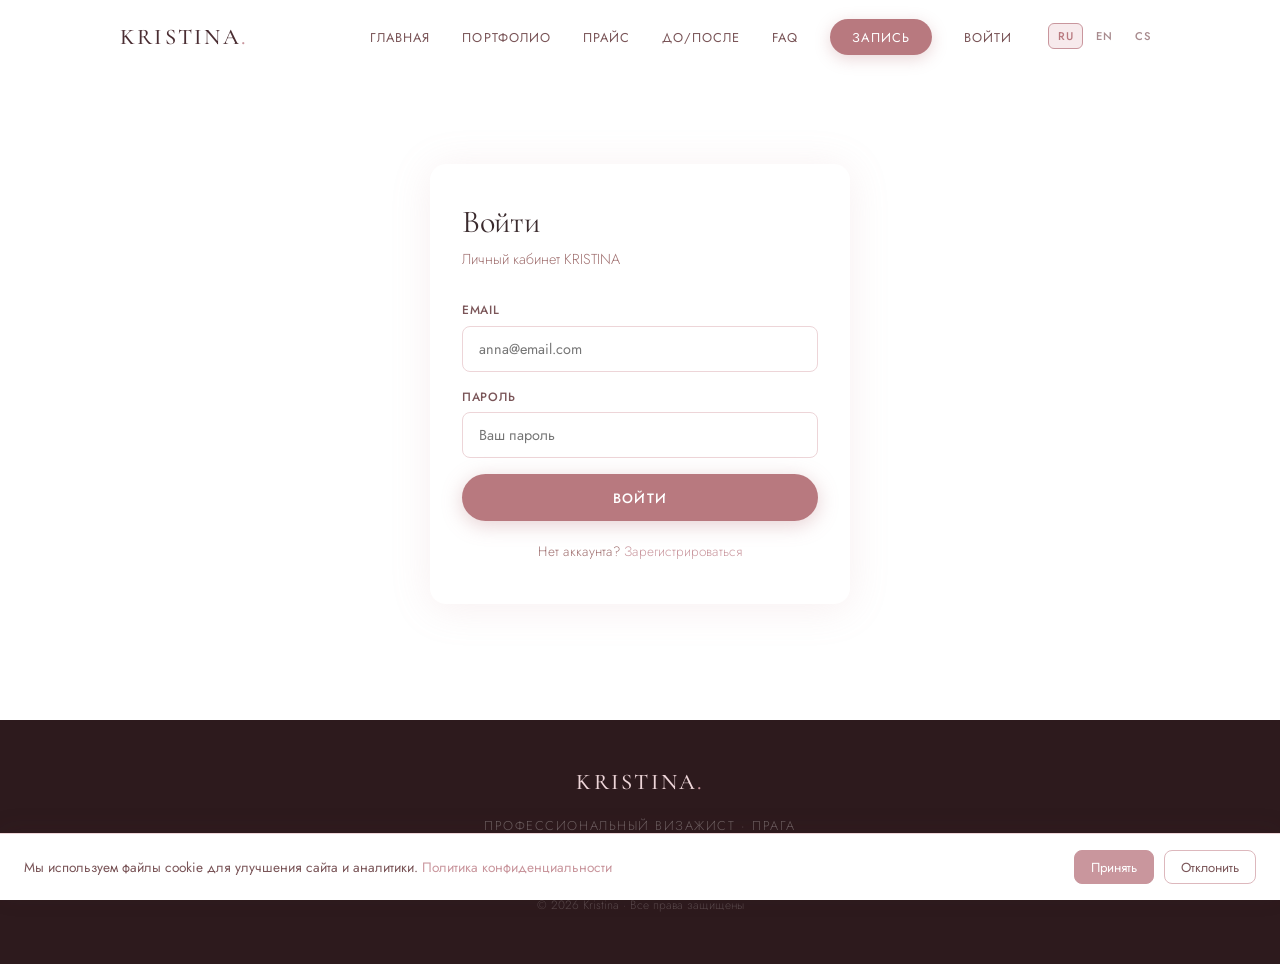
<file: templates/login.html>
<!DOCTYPE html>
<html lang="ru">
<head>
  <meta charset="UTF-8"/>
  <meta name="viewport" content="width=device-width,initial-scale=1.0"/>
  <title>Войти — KRISTINA</title>
  <link rel="preconnect" href="https://fonts.googleapis.com"/>
  <link rel="preconnect" href="https://fonts.gstatic.com" crossorigin/>
  <link href="https://fonts.googleapis.com/css2?family=Cormorant+Garamond:ital,wght@0,300;0,400;0,500;0,600;1,300;1,400&family=Jost:wght@300;400;500&display=swap" rel="stylesheet"/>
  <link rel="stylesheet" href="/static/style.css"/>
</head>
<body>

<nav id="nav">
  <div class="nav-inner">
    <a class="logo" href="/">KRISTINA<span>.</span></a>
    <button class="burger" id="burger" aria-label="Menu">
      <span></span><span></span><span></span>
    </button>
    <ul class="nav-links" id="navLinks">
      <li><a href="/" data-i18n="nav_home">Главная</a></li>
      <li><a href="/portfolio" data-i18n="nav_portfolio">Портфолио</a></li>
      <li><a href="/prices" data-i18n="nav_prices">Прайс</a></li>
      <li><a href="/before-after" data-i18n="nav_ba">До/После</a></li>
      <li><a href="/faq">FAQ</a></li>
      <li><a href="/booking" class="nav-cta" data-i18n="nav_booking">Запись</a></li>
      <li><a href="/login" class="active" data-i18n="nav_login">Войти</a></li>
      <li>
        <div class="lang-switch">
          <button class="lang-btn" data-lang="ru">RU</button>
          <button class="lang-btn" data-lang="en">EN</button>
          <button class="lang-btn" data-lang="cs">CS</button>
        </div>
      </li>
    </ul>
  </div>
</nav>

<section style="min-height:80vh;display:flex;align-items:center;justify-content:center;padding:6rem 1rem 3rem;">
  <div style="width:100%;max-width:420px;">

    <div id="loginBlock">
      <form id="loginForm" style="background:#fff;border-radius:16px;box-shadow:0 4px 40px rgba(201,150,157,.15);padding:2.5rem 2rem;">
        <h2 style="font-family:'Cormorant Garamond',serif;font-size:2rem;font-weight:400;margin:0 0 .4rem;color:#3a2a2d;" data-i18n="login_title">Войти</h2>
        <p style="color:#a07070;font-size:.9rem;margin:0 0 1.8rem;" data-i18n="login_subtitle">Личный кабинет KRISTINA</p>
        <div class="form-group">
          <label>Email</label>
          <input type="email" id="loginEmail" placeholder="anna@email.com" required/>
        </div>
        <div class="form-group">
          <label data-i18n="login_pass_label">Пароль</label>
          <input type="password" id="loginPass" placeholder="Ваш пароль" data-i18n-ph="ph_login_pass" required/>
        </div>
        <p class="form-error" id="loginError" style="display:none;color:#B8797F;font-size:.85rem;margin-bottom:.75rem;"></p>
        <button type="submit" class="btn btn-primary btn-full" data-i18n="login_btn">Войти</button>
        <p style="text-align:center;margin-top:1.2rem;font-size:.85rem;color:#a07070;">
          <span data-i18n="login_no_account">Нет аккаунта?</span> <a href="/#register" style="color:#C9969D;text-decoration:none;" data-i18n="login_register_link">Зарегистрироваться</a>
        </p>
      </form>
    </div>

  </div>
</section>

<footer>
  <div class="container footer-inner">
    <a class="logo" href="/">KRISTINA<span>.</span></a>
    <p class="footer-tagline" data-i18n="footer_tagline">Профессиональный визажист · Прага</p>
    <nav class="footer-nav">
      <a href="/" data-i18n="footer_nav_home">Главная</a>
      <a href="/portfolio" data-i18n="footer_nav_portfolio">Портфолио</a>
      <a href="/prices" data-i18n="footer_nav_prices">Прайс</a>
      <a href="/booking" data-i18n="footer_nav_booking">Запись</a>
      <a href="/privacy" data-i18n="footer_nav_privacy">Конфиденциальность</a>
    </nav>
    <p class="footer-copy" data-i18n="footer_copy">© 2026 Kristina · Все права защищены</p>
  </div>
</footer>

<script src="/static/lang.js"></script>
<script src="/static/script.js"></script>
<script>
  document.getElementById('loginForm').addEventListener('submit', async function(e) {
    e.preventDefault();
    const errEl = document.getElementById('loginError');
    errEl.style.display = 'none';
    const res = await fetch('/api/login', {
      method: 'POST',
      headers: {'Content-Type': 'application/json'},
      body: JSON.stringify({
        email: document.getElementById('loginEmail').value,
        password: document.getElementById('loginPass').value
      })
    });
    const data = await res.json();
    if (data.ok) {
      window.location.href = data.is_admin ? '/admin' : '/cabinet';
    } else {
      errEl.textContent = t('login_error_msg');
      errEl.style.display = 'block';
    }
  });
</script>
</body>
</html>
</file>
<file: static/style.css>
/* =============================================
   TOKENS — restrained tenderness palette
   ============================================= */
:root {
  --blush-50:   #FDF6F7;
  --blush-100:  #F7EAEC;
  --blush-200:  #EDD5D8;
  --blush-300:  #DDB8BD;
  --rose-400:   #C9969D;
  --rose-500:   #B8797F;
  --mauve-600:  #8B5E66;
  --mauve-700:  #6B4249;
  --wine-800:   #4A2D32;
  --wine-900:   #2D1A1D;
  --gold:       #C9A86C;
  --gold-light: #E8D5B0;
  --white:      #FFFFFF;
  --text:       #3D2427;
  --text-soft:  #7A5558;
  --text-muted: #A88B8E;

  --ff-serif: 'Cormorant Garamond', Georgia, serif;
  --ff-sans:  'Jost', system-ui, sans-serif;

  --radius-sm: 8px;
  --radius-md: 16px;
  --radius-lg: 24px;
  --radius-xl: 40px;

  --shadow-soft: 0 4px 24px rgba(77, 40, 46, .08);
  --shadow-card: 0 8px 40px rgba(77, 40, 46, .12);

  --transition: 0.3s cubic-bezier(.4,0,.2,1);
}

/* =============================================
   RESET & BASE
   ============================================= */
*, *::before, *::after { box-sizing: border-box; margin: 0; padding: 0; }
html { scroll-behavior: smooth; font-size: 16px; }
body {
  font-family: var(--ff-sans);
  color: var(--text);
  background: var(--white);
  -webkit-font-smoothing: antialiased;
  overflow-x: hidden;
}
img { display: block; max-width: 100%; }
a { text-decoration: none; color: inherit; }
ul { list-style: none; }
button { cursor: pointer; border: none; background: none; font-family: inherit; }
input, textarea, select {
  font-family: var(--ff-sans);
  font-size: 1rem;
}

/* =============================================
   LAYOUT
   ============================================= */
.container {
  max-width: 1160px;
  margin-inline: auto;
  padding-inline: clamp(20px, 5vw, 60px);
}

/* =============================================
   TYPOGRAPHY
   ============================================= */
h1, h2, h3 { font-family: var(--ff-serif); font-weight: 400; line-height: 1.15; }
h1 { font-size: clamp(3rem, 8vw, 6rem); letter-spacing: -.01em; }
h2 { font-size: clamp(2rem, 4vw, 3rem); letter-spacing: -.01em; }
h3 { font-size: 1.35rem; }
em { font-style: italic; color: var(--rose-400); }

p { line-height: 1.75; color: var(--text-soft); font-weight: 300; }

.section-label {
  display: inline-block;
  font-size: .7rem;
  font-weight: 500;
  letter-spacing: .2em;
  text-transform: uppercase;
  color: var(--rose-400);
  margin-bottom: 1rem;
}
.section-header { text-align: center; margin-bottom: 3.5rem; }
.section-header h2 { margin-bottom: 1rem; }
.section-desc { max-width: 560px; margin-inline: auto; }

/* =============================================
   BUTTONS
   ============================================= */
.btn {
  display: inline-flex;
  align-items: center;
  gap: .5rem;
  padding: .85rem 2rem;
  border-radius: 100px;
  font-family: var(--ff-sans);
  font-size: .85rem;
  font-weight: 500;
  letter-spacing: .08em;
  text-transform: uppercase;
  transition: all var(--transition);
  white-space: nowrap;
}
.btn-primary {
  background: var(--rose-500);
  color: var(--white);
  box-shadow: 0 4px 20px rgba(184,121,127,.35);
}
.btn-primary:hover {
  background: var(--mauve-600);
  box-shadow: 0 6px 28px rgba(139,94,102,.4);
  transform: translateY(-2px);
}
.btn-primary-light {
  background: var(--white);
  color: var(--mauve-700);
  box-shadow: 0 4px 20px rgba(255,255,255,.3);
}
.btn-primary-light:hover {
  background: var(--blush-100);
  transform: translateY(-2px);
}
.btn-ghost {
  background: transparent;
  color: var(--white);
  border: 1px solid rgba(255,255,255,.5);
}
.btn-ghost:hover {
  background: rgba(255,255,255,.12);
  border-color: var(--white);
}
.btn-outline {
  background: transparent;
  color: var(--rose-500);
  border: 1.5px solid var(--rose-400);
}
.btn-outline:hover {
  background: var(--rose-500);
  color: var(--white);
  border-color: var(--rose-500);
  transform: translateY(-2px);
}
.btn-full { width: 100%; justify-content: center; }

/* =============================================
   NAV
   ============================================= */
#nav {
  position: fixed;
  inset-block-start: 0;
  width: 100%;
  z-index: 100;
  transition: background var(--transition), box-shadow var(--transition);
}
#nav.scrolled {
  background: rgba(255,246,247,.92);
  backdrop-filter: blur(12px);
  box-shadow: 0 2px 20px rgba(77,40,46,.08);
}
.nav-inner {
  max-width: 1160px;
  margin-inline: auto;
  padding-inline: clamp(20px, 5vw, 60px);
  height: 72px;
  display: flex;
  align-items: center;
  justify-content: space-between;
  gap: 2rem;
}
.logo {
  font-family: var(--ff-serif);
  font-size: 1.4rem;
  font-weight: 500;
  letter-spacing: .1em;
  color: var(--wine-800);
}
.logo span { color: var(--rose-400); }
.nav-links {
  display: flex;
  align-items: center;
  gap: 2rem;
}
.nav-links a {
  font-size: .8rem;
  font-weight: 400;
  letter-spacing: .08em;
  text-transform: uppercase;
  color: var(--text-soft);
  transition: color var(--transition);
}
.nav-links a:hover { color: var(--rose-500); }
.nav-cta {
  background: var(--rose-500) !important;
  color: var(--white) !important;
  padding: .55rem 1.4rem;
  border-radius: 100px;
  box-shadow: 0 4px 16px rgba(184,121,127,.3);
}
.nav-cta:hover { background: var(--mauve-600) !important; }
.burger {
  display: none;
  flex-direction: column;
  gap: 5px;
  padding: 6px;
}
.burger span {
  display: block;
  width: 22px;
  height: 1.5px;
  background: var(--wine-800);
  border-radius: 2px;
  transition: all var(--transition);
}

/* =============================================
   HERO
   ============================================= */
#hero {
  position: relative;
  min-height: 100dvh;
  display: flex;
  align-items: center;
  overflow: hidden;
}
.hero-bg {
  position: absolute;
  inset: 0;
  background:
    radial-gradient(ellipse 80% 60% at 70% 50%, #D4A8B0 0%, transparent 60%),
    radial-gradient(ellipse 60% 80% at 10% 80%, #C9969D30 0%, transparent 50%),
    linear-gradient(135deg, #2D1A1D 0%, #4A2D32 40%, #7A4550 100%);
  z-index: 0;
}
.hero-bg::after {
  content: '';
  position: absolute;
  inset: 0;
  background: url("data:image/svg+xml,%3Csvg width='60' height='60' xmlns='http://www.w3.org/2000/svg'%3E%3Ccircle cx='30' cy='30' r='.8' fill='%23ffffff08'/%3E%3C/svg%3E");
}
.hero-content {
  position: relative;
  z-index: 1;
  max-width: 1160px;
  margin-inline: auto;
  padding-inline: clamp(20px, 5vw, 60px);
  padding-block: 120px 80px;
}
.hero-eyebrow {
  font-size: .75rem;
  font-weight: 400;
  letter-spacing: .25em;
  text-transform: uppercase;
  color: var(--gold-light);
  margin-bottom: 1.5rem;
}
.hero-content h1 {
  color: var(--white);
  margin-bottom: 1.5rem;
  max-width: 640px;
}
.hero-content h1 em { color: var(--rose-300, #DDB8BD); }
.hero-sub {
  color: rgba(255,255,255,.7);
  font-size: 1.05rem;
  max-width: 460px;
  margin-bottom: 2.5rem;
}
.hero-actions { display: flex; gap: 1rem; flex-wrap: wrap; }
.hero-scroll {
  position: absolute;
  bottom: 2.5rem;
  left: 50%;
  transform: translateX(-50%);
  display: flex;
  flex-direction: column;
  align-items: center;
  gap: .6rem;
  z-index: 1;
}
.hero-scroll span {
  font-size: .65rem;
  letter-spacing: .18em;
  text-transform: uppercase;
  color: rgba(255,255,255,.4);
}
.scroll-line {
  width: 1px;
  height: 48px;
  background: linear-gradient(to bottom, rgba(255,255,255,.4), transparent);
  animation: scrollPulse 2s ease infinite;
}
@keyframes scrollPulse {
  0%, 100% { opacity: .4; transform: scaleY(1); }
  50% { opacity: 1; transform: scaleY(1.1); }
}

/* =============================================
   ABOUT
   ============================================= */
#about {
  padding-block: clamp(80px, 10vw, 140px);
  background: var(--white);
}
.about-grid {
  display: grid;
  grid-template-columns: 1fr 1fr;
  gap: 5rem;
  align-items: center;
}
.about-visual { position: relative; }
.about-img-frame {
  position: relative;
  border-radius: var(--radius-lg);
  overflow: visible;
}
.about-img-placeholder {
  border-radius: var(--radius-lg);
  overflow: hidden;
  box-shadow: var(--shadow-card);
  background: var(--blush-200);
  aspect-ratio: 3/4;
  display: flex;
  align-items: center;
  justify-content: center;
}
.about-img-placeholder svg { width: 100%; height: 100%; object-fit: cover; }
.about-badge {
  position: absolute;
  bottom: -1.5rem;
  right: -1.5rem;
  background: var(--rose-500);
  color: var(--white);
  border-radius: var(--radius-md);
  padding: 1.2rem 1.5rem;
  box-shadow: 0 8px 32px rgba(184,121,127,.4);
  text-align: center;
}
.badge-num {
  display: block;
  font-family: var(--ff-serif);
  font-size: 2.2rem;
  line-height: 1;
  font-weight: 500;
}
.badge-text {
  font-size: .7rem;
  letter-spacing: .1em;
  text-transform: uppercase;
  opacity: .85;
}
.about-text h2 { margin-bottom: 1.25rem; }
.about-text > p { margin-bottom: 1rem; }
.about-stats {
  display: flex;
  gap: 2.5rem;
  margin-block: 2rem;
  padding-block: 1.5rem;
  border-block: 1px solid var(--blush-200);
}
.stat { text-align: center; }
.stat-num {
  display: block;
  font-family: var(--ff-serif);
  font-size: 2rem;
  color: var(--rose-500);
  font-weight: 500;
}
.stat-label {
  font-size: .75rem;
  letter-spacing: .1em;
  text-transform: uppercase;
  color: var(--text-muted);
}

/* =============================================
   SERVICES
   ============================================= */
#services {
  padding-block: clamp(80px, 10vw, 140px);
  background: var(--blush-50);
}
.services-grid {
  display: grid;
  grid-template-columns: repeat(3, 1fr);
  gap: 1.5rem;
}
.service-card {
  background: var(--white);
  border-radius: var(--radius-lg);
  padding: 2rem;
  box-shadow: var(--shadow-soft);
  display: flex;
  flex-direction: column;
  gap: 1rem;
  transition: transform var(--transition), box-shadow var(--transition);
  position: relative;
  overflow: hidden;
}
.service-card::before {
  content: '';
  position: absolute;
  top: 0; left: 0; right: 0;
  height: 3px;
  background: linear-gradient(90deg, var(--rose-400), var(--gold));
  opacity: 0;
  transition: opacity var(--transition);
}
.service-card:hover {
  transform: translateY(-6px);
  box-shadow: var(--shadow-card);
}
.service-card:hover::before { opacity: 1; }
.service-card.featured {
  background: linear-gradient(150deg, var(--mauve-600) 0%, var(--wine-800) 100%);
  color: var(--white);
  box-shadow: 0 12px 48px rgba(107,66,73,.4);
}
.service-card.featured h3,
.service-card.featured p { color: rgba(255,255,255,.9); }
.service-card.featured .service-includes li { color: rgba(255,255,255,.7); }
.service-card.featured .service-price .price { color: var(--gold-light); }
.service-card.featured .service-price .duration { color: rgba(255,255,255,.5); }
.service-card.featured::before { display: none; }
.featured-badge {
  position: absolute;
  top: 1.25rem;
  right: 1.25rem;
  background: var(--gold);
  color: var(--wine-900);
  font-size: .65rem;
  font-weight: 500;
  letter-spacing: .1em;
  text-transform: uppercase;
  padding: .3rem .7rem;
  border-radius: 100px;
}
.service-icon { width: 44px; height: 44px; }
.service-icon svg { width: 100%; height: 100%; }
.service-card h3 { margin: 0; }
.service-card > p { font-size: .9rem; }
.service-includes {
  display: flex;
  flex-direction: column;
  gap: .4rem;
  flex: 1;
}
.service-includes li {
  font-size: .82rem;
  color: var(--text-muted);
  padding-left: 1.1rem;
  position: relative;
}
.service-includes li::before {
  content: '';
  position: absolute;
  left: 0;
  top: .55em;
  width: 5px;
  height: 5px;
  border-radius: 50%;
  background: var(--rose-400);
}
.service-price {
  display: flex;
  align-items: baseline;
  gap: .75rem;
  margin-top: .5rem;
}
.price {
  font-family: var(--ff-serif);
  font-size: 1.7rem;
  font-weight: 500;
  color: var(--rose-500);
}
.duration {
  font-size: .78rem;
  color: var(--text-muted);
  letter-spacing: .05em;
}
.price-note {
  display: flex;
  gap: 1rem;
  align-items: flex-start;
  background: var(--blush-100);
  border: 1px solid var(--blush-300);
  border-radius: var(--radius-md);
  padding: 1.25rem 1.5rem;
  margin-top: 2rem;
}
.price-note svg { width: 20px; height: 20px; flex-shrink: 0; margin-top: 2px; }
.price-note p { font-size: .88rem; }

/* =============================================
   PROCESS
   ============================================= */
#process {
  padding-block: clamp(80px, 10vw, 140px);
  background: linear-gradient(135deg, var(--wine-800) 0%, var(--mauve-600) 100%);
}
#process .section-label { color: var(--gold-light); }
#process h2 { color: var(--white); }
.process-steps {
  display: flex;
  align-items: flex-start;
  gap: 0;
}
.step {
  flex: 1;
  padding: 2rem 1.5rem;
  text-align: center;
}
.step-num {
  font-family: var(--ff-serif);
  font-size: 3.5rem;
  color: rgba(255,255,255,.15);
  line-height: 1;
  margin-bottom: .75rem;
}
.step h3 {
  color: var(--white);
  font-size: 1.15rem;
  margin-bottom: .6rem;
}
.step p { color: rgba(255,255,255,.6); font-size: .9rem; }
.step-line {
  width: 1px;
  height: 80px;
  background: rgba(255,255,255,.15);
  margin-top: 3.5rem;
  flex-shrink: 0;
}

/* =============================================
   GALLERY
   ============================================= */
#gallery {
  padding-block: clamp(80px, 10vw, 140px);
  background: var(--white);
}
.gallery-grid {
  display: grid;
  grid-template-columns: repeat(4, 1fr);
  grid-auto-rows: 220px;
  gap: 12px;
}
.gallery-item {
  border-radius: var(--radius-sm);
  overflow: hidden;
  position: relative;
}
.gallery-item.tall { grid-row: span 2; }
.gallery-item.wide { grid-column: span 2; }
.gallery-item img {
  width: 100%;
  height: 100%;
  object-fit: cover;
  display: block;
  transition: transform .5s ease;
}
.gallery-item:hover img { transform: scale(1.06); }
.gallery-item .img-label {
  position: absolute;
  bottom: .75rem;
  left: .75rem;
  font-size: .7rem;
  letter-spacing: .08em;
  text-transform: uppercase;
  color: rgba(255,255,255,.9);
  background: rgba(0,0,0,.28);
  backdrop-filter: blur(6px);
  padding: .25rem .65rem;
  border-radius: 100px;
  opacity: 0;
  transition: opacity var(--transition);
}
.gallery-item:hover .img-label { opacity: 1; }
.gallery-note {
  text-align: center;
  margin-top: 2rem;
  font-size: .9rem;
}
.gallery-note a { color: var(--rose-500); font-weight: 500; }
.gallery-note a:hover { text-decoration: underline; }

/* =============================================
   TESTIMONIALS
   ============================================= */
#testimonials {
  padding-block: clamp(80px, 10vw, 140px);
  background: var(--blush-50);
}
.testimonials-grid {
  display: grid;
  grid-template-columns: repeat(3, 1fr);
  gap: 1.5rem;
}
.testimonial {
  background: var(--white);
  border-radius: var(--radius-lg);
  padding: 2rem;
  box-shadow: var(--shadow-soft);
  display: flex;
  flex-direction: column;
  gap: 1rem;
}
.testimonial-stars { color: var(--gold); letter-spacing: .1em; font-size: 1rem; }
.testimonial p { font-size: .9rem; flex: 1; font-style: italic; }
.testimonial-author { display: flex; align-items: center; gap: .85rem; }
.author-avatar {
  width: 42px;
  height: 42px;
  border-radius: 50%;
  display: flex;
  align-items: center;
  justify-content: center;
  font-family: var(--ff-serif);
  font-size: 1.1rem;
  color: var(--white);
  flex-shrink: 0;
}
.author-name {
  display: block;
  font-weight: 500;
  font-size: .9rem;
  color: var(--text);
}
.author-detail {
  display: block;
  font-size: .75rem;
  color: var(--text-muted);
}

/* =============================================
   CONTACT
   ============================================= */
#contact {
  padding-block: clamp(80px, 10vw, 140px);
  background: var(--white);
}
.contact-grid {
  display: grid;
  grid-template-columns: 1fr 1.2fr;
  gap: 5rem;
  align-items: start;
}
.contact-info h2 { margin-bottom: 1rem; }
.contact-info > p { margin-bottom: 2rem; }
.contact-links {
  display: flex;
  flex-direction: column;
  gap: .85rem;
}
.contact-link {
  display: flex;
  align-items: center;
  gap: .85rem;
  padding: .85rem 1.25rem;
  border-radius: var(--radius-md);
  border: 1.5px solid var(--blush-200);
  color: var(--text);
  font-size: .9rem;
  font-weight: 400;
  transition: all var(--transition);
}
.contact-link svg { width: 20px; height: 20px; color: var(--rose-400); flex-shrink: 0; }
.contact-link:hover {
  border-color: var(--rose-400);
  background: var(--blush-50);
  transform: translateX(4px);
}
.contact-form-wrap {
  background: var(--blush-50);
  border-radius: var(--radius-xl);
  padding: 2.5rem;
}
.contact-form h3 {
  font-size: 1.4rem;
  margin-bottom: 1.5rem;
  color: var(--wine-800);
}
.form-row { display: grid; grid-template-columns: 1fr 1fr; gap: 1rem; }
.form-group {
  display: flex;
  flex-direction: column;
  gap: .4rem;
  margin-bottom: 1rem;
}
.form-group label {
  font-size: .75rem;
  font-weight: 500;
  letter-spacing: .06em;
  text-transform: uppercase;
  color: var(--text-soft);
}
.form-group input,
.form-group select,
.form-group textarea {
  width: 100%;
  padding: .75rem 1rem;
  border-radius: var(--radius-sm);
  border: 1.5px solid var(--blush-200);
  background: var(--white);
  color: var(--text);
  font-size: .9rem;
  outline: none;
  transition: border-color var(--transition), box-shadow var(--transition);
  appearance: none;
}
.form-group input:focus,
.form-group select:focus,
.form-group textarea:focus {
  border-color: var(--rose-400);
  box-shadow: 0 0 0 3px rgba(201,150,157,.15);
}
.form-group textarea { resize: vertical; }
.form-note {
  text-align: center;
  font-size: .72rem;
  color: var(--text-muted);
  margin-top: .75rem;
}
.form-success {
  text-align: center;
  padding: 3rem 2rem;
  display: flex;
  flex-direction: column;
  align-items: center;
  gap: 1rem;
}
.form-success svg { width: 60px; height: 60px; }
.form-success h3 { color: var(--rose-500); }
.form-success p { max-width: 280px; }

/* =============================================
   FOOTER
   ============================================= */
footer {
  background: var(--wine-900);
  padding-block: 3rem;
}
.footer-inner {
  display: flex;
  flex-direction: column;
  align-items: center;
  gap: 1.25rem;
  text-align: center;
}
footer .logo { color: var(--blush-200); }
footer .logo span { color: var(--rose-400); }
.footer-tagline {
  font-size: .8rem;
  letter-spacing: .12em;
  text-transform: uppercase;
  color: rgba(255,255,255,.3);
}
.footer-nav {
  display: flex;
  gap: 2rem;
  flex-wrap: wrap;
  justify-content: center;
}
.footer-nav a {
  font-size: .78rem;
  letter-spacing: .08em;
  text-transform: uppercase;
  color: rgba(255,255,255,.4);
  transition: color var(--transition);
}
.footer-nav a:hover { color: var(--rose-400); }
.footer-copy {
  font-size: .75rem;
  color: rgba(255,255,255,.2);
}

/* =============================================
   RESPONSIVE
   ============================================= */
@media (max-width: 1024px) {
  .services-grid { grid-template-columns: repeat(2, 1fr); }
  .about-grid { grid-template-columns: 1fr; }
  .about-visual { max-width: 380px; margin-inline: auto; }
  .gallery-grid { grid-template-columns: repeat(2, 1fr); }
  .gallery-item.tall { grid-row: span 1; }
  .gallery-item.wide { grid-column: span 1; }
}

@media (max-width: 768px) {
  .nav-links {
    position: fixed;
    inset: 72px 0 0 0;
    background: rgba(253,246,247,.97);
    backdrop-filter: blur(16px);
    flex-direction: column;
    justify-content: center;
    gap: 2rem;
    transform: translateX(100%);
    transition: transform var(--transition);
  }
  .nav-links.open { transform: translateX(0); }
  .nav-links a { font-size: 1rem; }
  .burger { display: flex; }

  .services-grid { grid-template-columns: 1fr; }
  .testimonials-grid { grid-template-columns: 1fr; }
  .contact-grid { grid-template-columns: 1fr; gap: 3rem; }
  .form-row { grid-template-columns: 1fr; }
  .process-steps { flex-direction: column; align-items: center; }
  .step-line { width: 40px; height: 1px; margin: 0; }
  .about-stats { gap: 1.5rem; }
  .gallery-grid { grid-template-columns: 1fr 1fr; }
  .hero-actions { flex-direction: column; align-items: flex-start; }
}

@media (max-width: 480px) {
  .gallery-grid { grid-template-columns: 1fr; }
  .contact-form-wrap { padding: 1.5rem; }
  .about-badge { right: -.5rem; bottom: -.5rem; }
}

/* =============================================
   ANIMATIONS — fade up on scroll
   ============================================= */
.fade-up {
  opacity: 0;
  transform: translateY(32px);
  transition: opacity .7s ease, transform .7s ease;
}
.fade-up.visible {
  opacity: 1;
  transform: none;
}

/* =============================================
   LANG SWITCHER
   ============================================= */
.lang-switch {
  display: flex;
  gap: 3px;
  align-items: center;
  margin-left: .25rem;
}
.lang-btn {
  cursor: pointer;
  font-family: var(--ff-sans);
  font-size: .7rem;
  font-weight: 500;
  letter-spacing: .06em;
  padding: .28rem .55rem;
  border-radius: 6px;
  color: var(--text-muted);
  border: 1px solid transparent;
  background: none;
  transition: all var(--transition);
}
.lang-btn:hover { color: var(--rose-500); }
.lang-btn.active {
  color: var(--rose-500);
  border-color: var(--rose-400);
  background: var(--blush-100);
}

/* =============================================
   PAGE HERO (inner pages)
   ============================================= */
.page-hero {
  position: relative;
  padding-block: 140px 70px;
  overflow: hidden;
  background:
    radial-gradient(ellipse 70% 60% at 75% 50%, rgba(201,150,157,.4) 0%, transparent 60%),
    linear-gradient(135deg, #2D1A1D 0%, #4A2D32 40%, #7A4550 100%);
}
.page-hero::after {
  content: '';
  position: absolute;
  inset: 0;
  background: url("data:image/svg+xml,%3Csvg width='60' height='60' xmlns='http://www.w3.org/2000/svg'%3E%3Ccircle cx='30' cy='30' r='.8' fill='%23ffffff06'/%3E%3C/svg%3E");
}
.page-hero-content {
  position: relative;
  z-index: 1;
}
.page-hero h1 { color: var(--white); margin-top: .5rem; }
.page-hero .section-label { color: var(--gold-light); }
.page-hero-sub { color: rgba(255,255,255,.65); max-width: 520px; margin-top: .75rem; }

/* =============================================
   PORTFOLIO TABS
   ============================================= */
.port-tabs {
  display: flex;
  gap: .4rem;
  margin-bottom: 3rem;
  background: var(--blush-100);
  border-radius: 100px;
  padding: .3rem;
  width: fit-content;
}
.port-tab {
  cursor: pointer;
  padding: .6rem 1.75rem;
  border-radius: 100px;
  font-family: var(--ff-sans);
  font-size: .78rem;
  font-weight: 500;
  letter-spacing: .08em;
  text-transform: uppercase;
  color: var(--text-soft);
  border: none;
  background: none;
  transition: all var(--transition);
}
.port-tab.active {
  background: var(--rose-500);
  color: var(--white);
  box-shadow: 0 4px 16px rgba(184,121,127,.35);
}
.port-tab:hover:not(.active) { color: var(--rose-500); }
.port-panel { display: none; }
.port-panel.active { display: block; }
.port-panel-desc { max-width: 560px; margin-bottom: 1.5rem; }

/* =============================================
   REGISTRATION SECTION
   ============================================= */
#register {
  padding-block: clamp(80px, 10vw, 140px);
  background: var(--white);
}
.reg-grid {
  display: grid;
  grid-template-columns: 1fr 1.1fr;
  gap: 5rem;
  align-items: center;
}
.reg-visual-wrap { position: relative; }
.reg-img-ph {
  border-radius: var(--radius-lg);
  overflow: hidden;
  box-shadow: var(--shadow-card);
  aspect-ratio: 4/5;
  background: var(--blush-200);
}
.reg-img-ph svg { width: 100%; height: 100%; display: block; }
.reg-badge {
  position: absolute;
  bottom: -1.5rem;
  right: -1.5rem;
  background: var(--wine-800);
  color: var(--white);
  border-radius: var(--radius-md);
  padding: 1.2rem 1.5rem;
  box-shadow: var(--shadow-card);
  text-align: center;
}
.reg-badge-city {
  display: block;
  font-family: var(--ff-serif);
  font-size: 1.2rem;
  letter-spacing: .05em;
}
.reg-badge-sub {
  font-size: .65rem;
  letter-spacing: .14em;
  text-transform: uppercase;
  opacity: .6;
  margin-top: 2px;
}
.reg-form-wrap {
  background: var(--blush-50);
  border-radius: var(--radius-xl);
  padding: 2.5rem;
}
.reg-form-wrap h2 {
  font-size: clamp(1.6rem, 3vw, 2.2rem);
  margin-bottom: .5rem;
  color: var(--wine-800);
}
.reg-sub { font-size: .9rem; margin-bottom: 1.75rem; }
.reg-login-line {
  font-size: .85rem;
  text-align: center;
  margin-top: .75rem;
}
.reg-login-line a { color: var(--rose-500); font-weight: 500; }
.reg-success {
  display: flex;
  flex-direction: column;
  align-items: center;
  gap: 1rem;
  padding: 3rem 2rem;
  text-align: center;
}
.reg-success svg { width: 64px; height: 64px; }
.reg-success h3 { color: var(--rose-500); font-family: var(--ff-serif); font-size: 1.6rem; }

/* =============================================
   WHY CARDS (index page)
   ============================================= */
#why {
  padding-block: clamp(80px, 10vw, 140px);
  background: var(--blush-50);
}
.why-grid {
  display: grid;
  grid-template-columns: repeat(4, 1fr);
  gap: 1.5rem;
}
.why-card {
  background: var(--white);
  border-radius: var(--radius-lg);
  padding: 2rem 1.5rem;
  box-shadow: var(--shadow-soft);
  text-align: center;
  transition: transform var(--transition), box-shadow var(--transition);
}
.why-card:hover { transform: translateY(-5px); box-shadow: var(--shadow-card); }
.why-icon {
  width: 52px; height: 52px;
  margin: 0 auto 1.25rem;
  background: var(--blush-100);
  border-radius: 50%;
  display: flex; align-items: center; justify-content: center;
}
.why-icon svg { width: 28px; height: 28px; }
.why-card h3 { margin-bottom: .5rem; font-size: 1.05rem; }
.why-card p { font-size: .88rem; }

/* =============================================
   HOME VISIT NOTE (prices page)
   ============================================= */
.home-visit-note {
  display: flex;
  gap: 1.5rem;
  align-items: center;
  background: var(--blush-50);
  border: 1.5px solid var(--blush-300);
  border-radius: var(--radius-lg);
  padding: 1.75rem 2rem;
  margin-top: 2rem;
  position: relative;
  overflow: hidden;
}
.home-visit-note::before {
  content: '';
  position: absolute;
  left: 0; top: 0; bottom: 0;
  width: 4px;
  background: linear-gradient(to bottom, var(--rose-400), var(--gold));
  border-radius: 4px 0 0 4px;
}
.hvn-icon {
  width: 48px; height: 48px; flex-shrink: 0;
  background: var(--blush-200);
  border-radius: 50%;
  display: flex; align-items: center; justify-content: center;
}
.hvn-icon svg { width: 24px; height: 24px; }
.hvn-body { flex: 1; }
.hvn-body h3 { margin-bottom: .35rem; }
.hvn-body p { font-size: .9rem; }
.hvn-price {
  flex-shrink: 0;
  text-align: center;
}
.hvn-num {
  display: block;
  font-family: var(--ff-serif);
  font-size: 2.4rem;
  color: var(--rose-500);
  font-weight: 500;
  line-height: 1;
}
.hvn-unit {
  font-size: .7rem;
  letter-spacing: .1em;
  text-transform: uppercase;
  color: var(--text-muted);
}

/* =============================================
   LESSONS SECTION (prices page)
   ============================================= */
#lessons {
  padding-block: clamp(80px, 10vw, 140px);
  background: var(--white);
}

/* =============================================
   BOOKING STEPPER
   ============================================= */
#booking {
  padding-block: clamp(80px, 10vw, 140px);
  background: var(--white);
}
.booking-wrap {
  max-width: 680px;
  margin-inline: auto;
}
.stepper {
  display: flex;
  align-items: center;
  margin-bottom: 2.5rem;
}
.step-item {
  display: flex;
  flex-direction: column;
  align-items: center;
  gap: .35rem;
  flex: 1;
  font-size: .68rem;
  font-weight: 500;
  letter-spacing: .07em;
  text-transform: uppercase;
  color: var(--text-muted);
  transition: color var(--transition);
}
.step-item.active, .step-item.done { color: var(--rose-500); }
.step-num {
  width: 36px; height: 36px;
  border-radius: 50%;
  border: 2px solid var(--blush-300);
  display: flex; align-items: center; justify-content: center;
  font-size: .85rem; font-weight: 500;
  color: var(--text-muted);
  background: var(--white);
  transition: all var(--transition);
  font-family: var(--ff-sans);
}
.step-item.active .step-num {
  border-color: var(--rose-500);
  color: var(--rose-500);
  box-shadow: 0 0 0 4px rgba(201,150,157,.15);
}
.step-item.done .step-num {
  background: var(--rose-500);
  border-color: var(--rose-500);
  color: var(--white);
}
.step-connector {
  flex: 1;
  height: 1.5px;
  background: var(--blush-200);
  margin-bottom: 1.4rem;
}
.booking-panel { display: none; animation: fadeIn .3s ease; }
.booking-panel.active { display: block; }
@keyframes fadeIn { from { opacity: 0; transform: translateX(10px); } to { opacity: 1; transform: none; } }
.booking-card {
  background: var(--blush-50);
  border-radius: var(--radius-xl);
  padding: 2.5rem;
}
.booking-card h3 {
  font-size: 1.3rem;
  margin-bottom: 1.5rem;
  color: var(--wine-800);
}
.panel-actions {
  display: flex;
  gap: 1rem;
  justify-content: flex-end;
  margin-top: 1.5rem;
  padding-top: 1.5rem;
  border-top: 1px solid var(--blush-200);
}
.loc-options {
  display: grid;
  grid-template-columns: 1fr 1fr;
  gap: .75rem;
  margin-bottom: 1rem;
}
.loc-opt { cursor: pointer; }
.loc-opt input { display: none; }
.loc-card {
  display: flex;
  align-items: center;
  gap: .85rem;
  padding: 1rem 1.25rem;
  border-radius: var(--radius-md);
  border: 1.5px solid var(--blush-200);
  background: var(--white);
  transition: all var(--transition);
  cursor: pointer;
}
.loc-opt input:checked + .loc-card {
  border-color: var(--rose-400);
  background: var(--blush-50);
  box-shadow: 0 0 0 3px rgba(201,150,157,.12);
}
.loc-card:hover { border-color: var(--blush-300); }
.loc-icon {
  width: 36px; height: 36px; flex-shrink: 0;
  background: var(--blush-100);
  border-radius: 10px;
  display: flex; align-items: center; justify-content: center;
}
.loc-icon svg { width: 18px; height: 18px; }
.loc-title { display: block; font-size: .85rem; font-weight: 500; color: var(--text); }
.loc-sub { display: block; font-size: .72rem; color: var(--text-muted); margin-top: 1px; }
.loc-note {
  display: flex;
  gap: .75rem;
  align-items: flex-start;
  background: var(--blush-100);
  border-radius: var(--radius-sm);
  padding: .85rem 1rem;
  margin-top: .5rem;
  font-size: .83rem;
  color: var(--text-soft);
}
.loc-note svg { width: 16px; height: 16px; flex-shrink: 0; margin-top: 1px; }
.time-grid {
  display: grid;
  grid-template-columns: repeat(5, 1fr);
  gap: .5rem;
  margin-top: .5rem;
}
.time-slot {
  cursor: pointer;
  padding: .55rem;
  border-radius: var(--radius-sm);
  border: 1.5px solid var(--blush-200);
  background: var(--white);
  font-size: .83rem;
  color: var(--text);
  font-family: var(--ff-sans);
  transition: all var(--transition);
  text-align: center;
}
.time-slot:hover:not(:disabled) { border-color: var(--rose-400); color: var(--rose-500); }
.time-slot.active {
  background: var(--rose-500);
  border-color: var(--rose-500);
  color: var(--white);
  box-shadow: 0 3px 12px rgba(184,121,127,.35);
}
.time-slot:disabled { opacity: .35; cursor: not-allowed; text-decoration: line-through; }
.confirm-table {
  background: var(--white);
  border-radius: var(--radius-lg);
  overflow: hidden;
  border: 1.5px solid var(--blush-200);
  margin-bottom: 1.5rem;
}
.confirm-row {
  display: flex;
  justify-content: space-between;
  align-items: center;
  padding: .9rem 1.25rem;
  border-bottom: 1px solid var(--blush-100);
}
.confirm-row:last-child { border-bottom: none; background: var(--blush-50); }
.confirm-label {
  font-size: .72rem;
  letter-spacing: .07em;
  text-transform: uppercase;
  color: var(--text-muted);
  font-weight: 500;
}
.confirm-val { font-size: .9rem; color: var(--text); }
.confirm-val.total {
  font-family: var(--ff-serif);
  font-size: 1.5rem;
  color: var(--rose-500);
  font-weight: 500;
}
.booking-success {
  text-align: center;
  padding: 4rem 2rem;
  display: flex;
  flex-direction: column;
  align-items: center;
  gap: 1.25rem;
  max-width: 440px;
  margin-inline: auto;
}
.booking-success svg { width: 72px; height: 72px; }
.booking-success h2 { color: var(--rose-500); }

/* =============================================
   EXTRA RESPONSIVE
   ============================================= */
@media (max-width: 900px) {
  .reg-grid { grid-template-columns: 1fr; gap: 3rem; }
  .reg-visual-wrap { max-width: 340px; margin-inline: auto; }
  .why-grid { grid-template-columns: repeat(2, 1fr); }
}
@media (max-width: 768px) {
  .home-visit-note { flex-direction: column; align-items: flex-start; gap: 1rem; }
  .hvn-price { align-self: flex-end; }
  .loc-options { grid-template-columns: 1fr; }
  .stepper span { display: none; }
}
@media (max-width: 500px) {
  .why-grid { grid-template-columns: 1fr; }
  .reg-form-wrap { padding: 1.5rem; }
  .booking-card { padding: 1.5rem; }
  .time-grid { grid-template-columns: repeat(4, 1fr); }
  .reg-badge { right: -.5rem; bottom: -.5rem; }
  .port-tabs { flex-direction: column; border-radius: var(--radius-lg); }
}

/* ── Cabinet & Admin shared ─────────────────────────────────────────────── */
.btn-full { width: 100%; }

.form-error {
  color: var(--rose-500);
  font-size: .85rem;
  margin-bottom: .5rem;
}

/* ── Page hero (used by booking, prices, portfolio) ─────────────────────── */
.page-hero {
  padding: 7rem 1.5rem 3rem;
  background: linear-gradient(160deg, var(--blush-50) 0%, var(--white) 100%);
  text-align: center;
}
.page-hero h1 {
  font-family: var(--ff-serif);
  font-size: clamp(2.4rem, 6vw, 3.8rem);
  font-weight: 400;
  color: var(--wine-800);
  margin: 0;
}
.page-hero-sub {
  color: var(--text-muted);
  max-width: 560px;
  margin: .8rem auto 0;
  font-size: 1rem;
}

/* ── Cookie consent bar ─────────────────────────────────────────────────── */
#cookie-bar {
  position: fixed;
  bottom: 0; left: 0; right: 0;
  background: #fff;
  border-top: 1px solid var(--blush-200);
  box-shadow: 0 -4px 24px rgba(77,40,46,.10);
  padding: 1rem 1.5rem;
  display: flex;
  align-items: center;
  justify-content: space-between;
  gap: 1rem;
  flex-wrap: wrap;
  z-index: 9999;
  font-size: .85rem;
  color: var(--text-soft);
  transform: translateY(100%);
  transition: transform .4s ease;
}
#cookie-bar.visible { transform: translateY(0); }
#cookie-bar a { color: var(--rose-400); text-decoration: none; }
#cookie-bar a:hover { text-decoration: underline; }
.cookie-actions { display: flex; gap: .6rem; flex-shrink: 0; }
.cookie-btn {
  border: 1px solid var(--blush-300);
  background: #fff;
  color: var(--text-soft);
  border-radius: 8px;
  padding: .4rem 1rem;
  font-size: .82rem;
  cursor: pointer;
  transition: all .2s;
  font-family: var(--ff-sans);
}
.cookie-btn:hover { border-color: var(--rose-400); color: var(--rose-400); }
.cookie-btn-ok {
  background: var(--rose-400);
  border-color: var(--rose-400);
  color: #fff;
}
.cookie-btn-ok:hover { background: var(--rose-500); border-color: var(--rose-500); color: #fff; }
@media (max-width: 500px) {
  #cookie-bar { flex-direction: column; align-items: flex-start; }
}
</file>
